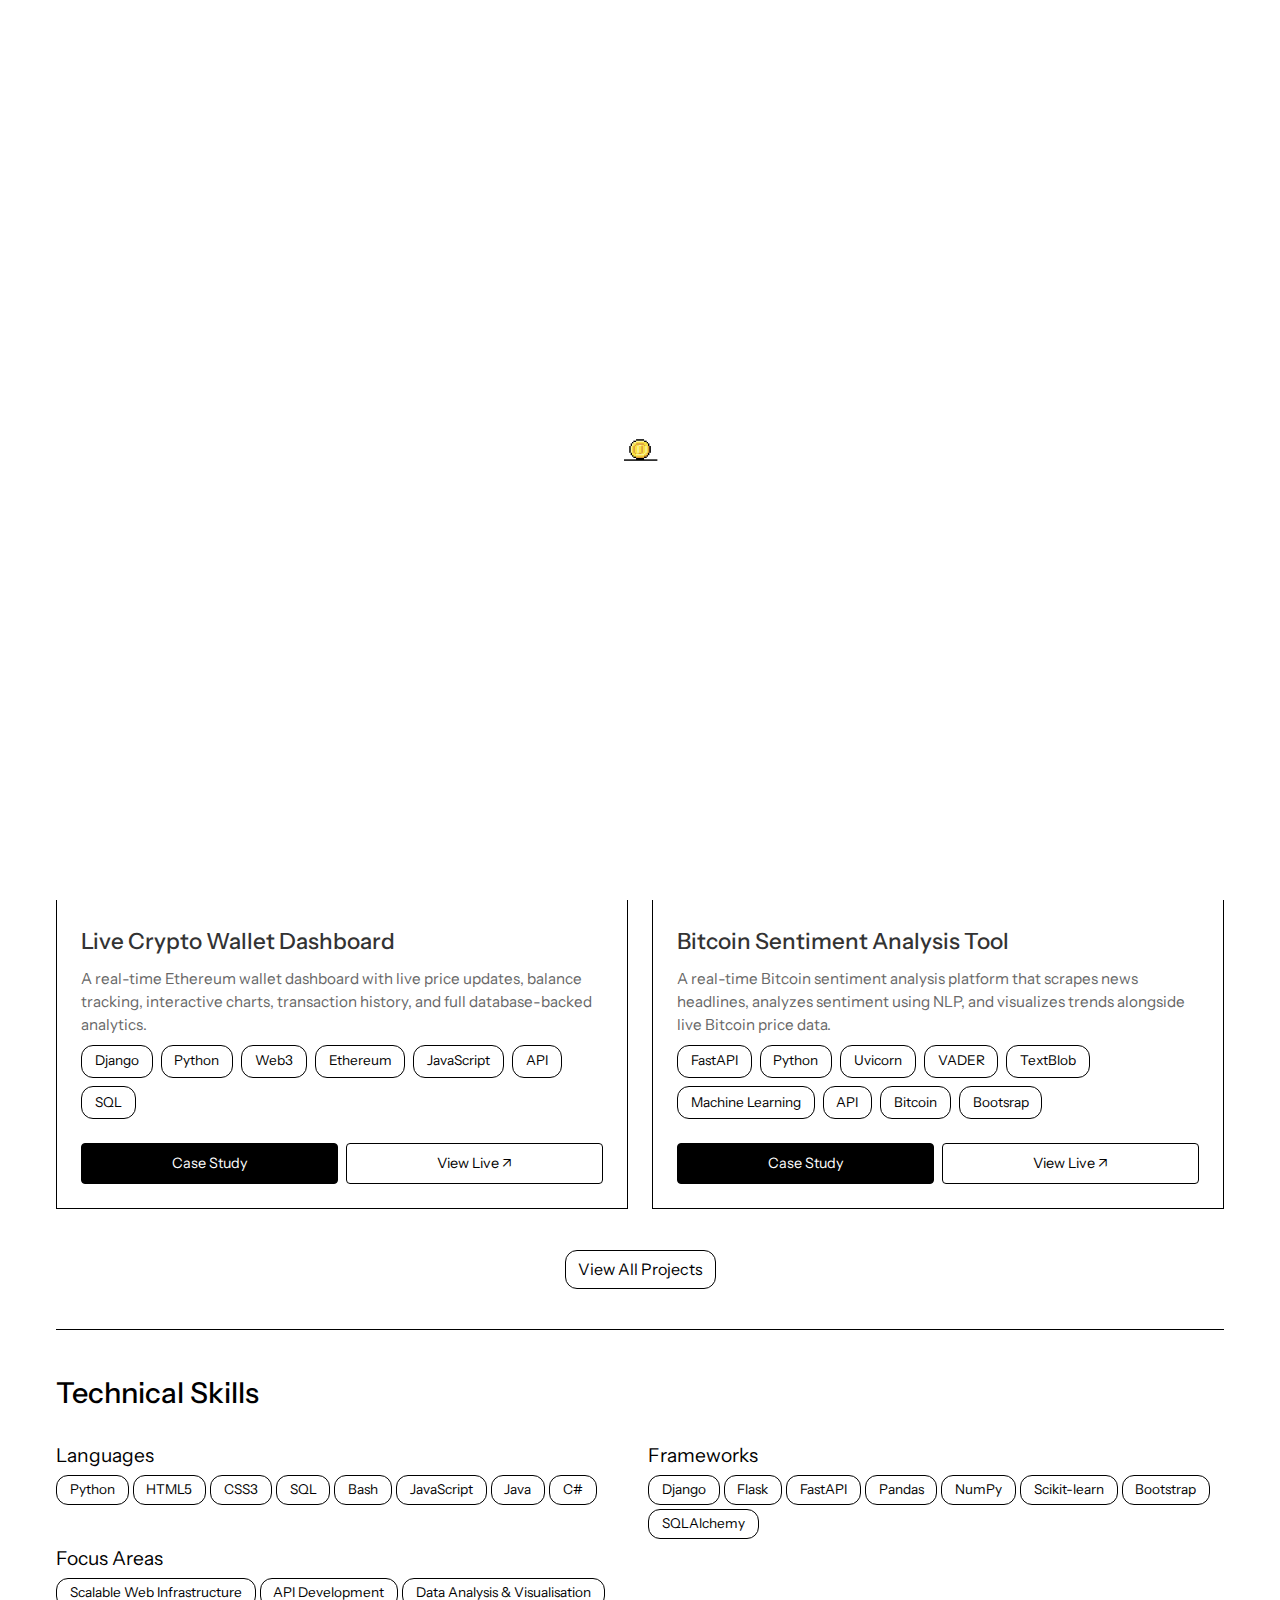
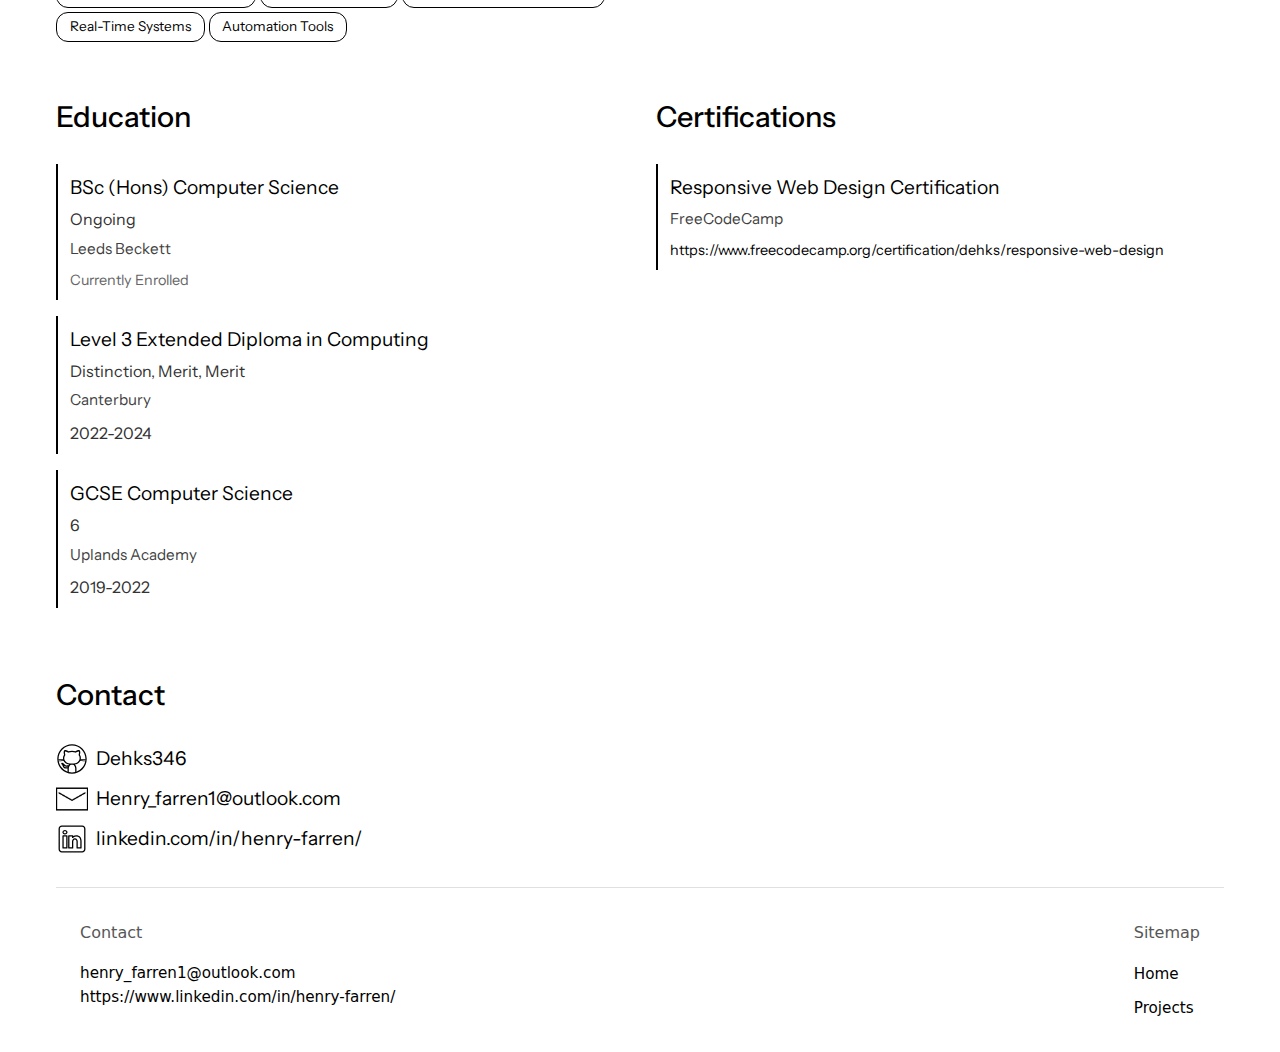
<file: index.html>
<!DOCTYPE html>
<html lang="en">
<head>
    <meta charset="UTF-8">
    <meta name="viewport" content="width=device-width, initial-scale=1.0">
    <title>Henry Farrens Portfolio</title>
    <link rel="stylesheet" href="main.css">
    <link rel="icon" type="image/x-icon" href="coin.ico">
</head>
<body>
    <main>
        <div id="loading-screen" role="status" aria-label="Loading portfolio">
            <img src="loading.gif" alt="Loading animation" class="coin-gif">
        </div>

        <div id="main-content">
            <section>
                <div class="row">
                    <div class="title-1">
                        <h3>Henry Farren</h3>
                        <h4>Student | Software Engineer | Full Stack Web Developer</h4>
                    </div>
                    <div class="title-2">
                        <a href="" class="resume social-img">Resume</a>
                        <a href="https://github.com/dehks346?tab=overview&from=2025-05-01&to=2025-05-04" target="_blank"><img src="github.svg" class="social-img" alt=""></a>
                        <a href="https://www.linkedin.com/in/henry-farren/" target="_blank"><img src="linkedin.svg" class="social-img" alt=""></a>
                        <a href="mailto:henry_farren1@outlook.com"><img src="mail.png" class="social-img" alt=""></a>

                    </div>
                </div
            <p>Hello, I'm Henry, A BSc (Hons) Computer Science student proven success building scalable, full‑stack applications end‑to‑end. I’ve delivered custom web solutions for paying clients and honed my craft through work placements at leading London firms Fenwick Elliott and Bristows LLP. I thrive on efficiently architecting everything from database‑driven back ends to interactive front ends, and I’m passionate about data analytics, real‑time systems, and cloud‑native infrastructure.</p>
            </section>
            <hr>
            <section aria-labelledby="projects-heading">
                <h4>Key Projects</h4>
                <div class="project-grid">
                    <div class="project-card">
                        <img src="eth-dashboard.png" alt="Ethereum Dashboard screenshot" class="project-image">
                        <div class="project-content">
                            <h3>Live Crypto Wallet Dashboard</h3>
                            <p>A real-time Ethereum wallet dashboard with live price updates, balance tracking, interactive charts, transaction history, and full database-backed analytics.</p>
                            <div class="stack">
                                <span class="stack-tag">Django</span>
                                <span class="stack-tag">Python</span>
                                <span class="stack-tag">Web3</span>
                                <span class="stack-tag">Ethereum</span>
                                <span class="stack-tag">JavaScript</span>
                                <span class="stack-tag">API</span>
                                <span class="stack-tag">SQL</span>
                            </div>
                            <div class="project-buttons">
                                <a href="eth-dashboard-case-study.html" class="project-link">Case Study</a>
                                <a href="https://dehks346.pythonanywhere.com/dashboard/" class="project-link2" target="_blank">View Live ↗</a>
                            </div>                      
                        </div>
                    </div>
                    <div class="project-card">
                        <img src="bitcoinsentimentanalysisnice.png" alt="Ethereum Dashboard screenshot" class="project-image">
                        <div class="project-content">
                            <h3>Bitcoin Sentiment Analysis Tool</h3>
                            <p>A real-time Bitcoin sentiment analysis platform that scrapes news headlines, analyzes sentiment using NLP, and visualizes trends alongside live Bitcoin price data.</p>
                            <div class="stack">
                                <span class="stack-tag">FastAPI</span>
                                <span class="stack-tag">Python</span>
                                <span class="stack-tag">Uvicorn</span>
                                <span class="stack-tag">VADER</span>
                                <span class="stack-tag">TextBlob</span>
                                <span class="stack-tag">Machine Learning</span>
                                <span class="stack-tag">API</span>
                                <span class="stack-tag">Bitcoin</span>
                                <span class="stack-tag">Bootsrap</span>
                            </div>
                            <div class="project-buttons">
                                <a href="bitcoin-sentiment-case-study.html" class="project-link">Case Study</a>
                                <a href="https://github.com/dehks346/datasi" class="project-link2" target="_blank">View Live ↗</a>
                            </div>                      
                        </div>
                    </div>
                </div>
                <div class="view-all-projects">
                    <a href="projects.html">View All Projects</a>
                </div>
            </section>
            <hr>
            <section>
                <h4>Technical Skills</h4>
                <div class="row">
                    <div class="skill-sect">
                        <h5>Languages</h5>
                        <div class="skill-items">
                            <span>Python</span>
                            <span>HTML5</span>
                            <span>CSS3</span>
                            <span>SQL</span>
                            <span>Bash</span>
                            <span>JavaScript</span>
                            <span>Java</span>
                            <span>C#</span>

                        </div>
                    </div>
                    <div class="skill-sect">
                        <h5>Frameworks</h5>
                        <div class="skill-items">
                            <span>Django</span>
                            <span>Flask</span>
                            <span>FastAPI</span>
                            <span>Pandas</span>
                            <span>NumPy</span>
                            <span>Scikit-learn</span>
                            <span>Bootstrap</span>
                            <span>SQLAlchemy</span>
                        </div>
                    </div>
                </div>
                <div class="row">
                    <div class="skill-sect">
                        <h5>Focus Areas</h5>
                        <div class="skill-items">
                            <span>Scalable Web Infrastructure</span>
                            <span>API Development</span>
                            <span>Data Analysis & Visualisation</span>
                            <span>Real-Time Systems</span>
                            <span>Automation Tools</span>
                        </div>
                    </div>
                    <div class="skill-sect">
                    </div>
                </div>
            </section>
            <section class="edu-rows">
                <div>
                    <h4>Education</h4>
                    <div class="row edu">
                        <div class="title-1">
                            <h5>BSc (Hons) Computer Science</h5>
                            <p>Ongoing</p>
                            <span class="school">Leeds Beckett</span>
                        </div>
                        <div class="title-2 flex-center">
                            Currently Enrolled
                        </div>
                    </div>
                    <div class="row edu">
                        <div class="title-1">
                            <h5>Level 3 Extended Diploma in Computing</h5>
                            <p>Distinction, Merit, Merit</p>
                            <span class="school">Canterbury</span>
                        </div>
                        <div class="title-2 flex-center">
                            <p>2022-2024</p>
                        </div>
                    </div>
                    <div class="row edu">
                        <div class="title-1">
                            <h5>GCSE Computer Science</h5>
                            <p>6</p>
                            <span class="school">Uplands Academy</span>
                        </div>
                        <div class="title-2 flex-center">
                            <p>2019-2022</p>
                        </div>
                    </div>
                </div>
                <div>
                    <h4>Certifications</h4>
                    <div class="row edu">
                        <div class="title-1">
                            <h5>Responsive Web Design Certification</h5>
                            <span class="school">FreeCodeCamp</span>
                        </div>
                        <div class="title-2 flex-center">
                            <a href="https://www.freecodecamp.org/certification/dehks/responsive-web-design" target="_blank">https://www.freecodecamp.org/certification/dehks/responsive-web-design</a>
                        </div>
                    </div>
                </div>
            </section>
            <section>
                <h4>Contact</h4>
                <div>
                    <a href="https://github.com/dehks346?tab=overview&from=2025-05-01&to=2025-05-04" target="_blank" class="contact-row social-img">
                        <img src="github.svg" alt="">
                        <h5>Dehks346</h5>
                    </a>
                    <a href="mailto:henry_farren1@outlook.com" class="contact-row social-img">
                        <img src="mail.png" alt="">
                        <h5>Henry_farren1@outlook.com</h5>
                    </a>
                    <a href="https://www.linkedin.com/in/henry-farren/" target="_blank" class="contact-row social-img">
                        <img src="linkedin.svg" alt="">
                        <h5>linkedin.com/in/henry-farren/</h5>
                    </a>
                </div>
            </section>
        </div>
        <footer>
            <div class="contact">
                <h4>Contact</h4>
                <a href="mailto:henry_farren1@outlook.com">henry_farren1@outlook.com</a>
                <a href="https://www.linkedin.com/in/henry-farren/" target="_blank">https://www.linkedin.com/in/henry-farren/</a>
            </div>
            <div class="sitemap">
                <h4>Sitemap</h4>
                <ul>
                    <li><a href="index.html">Home</a></li>
                    <li><a href="projects.html">Projects</a></li>
                </ul>
            </div>
        </footer>
    </main>
    <script src="main.js"></script>
</body>
</html>
</file>
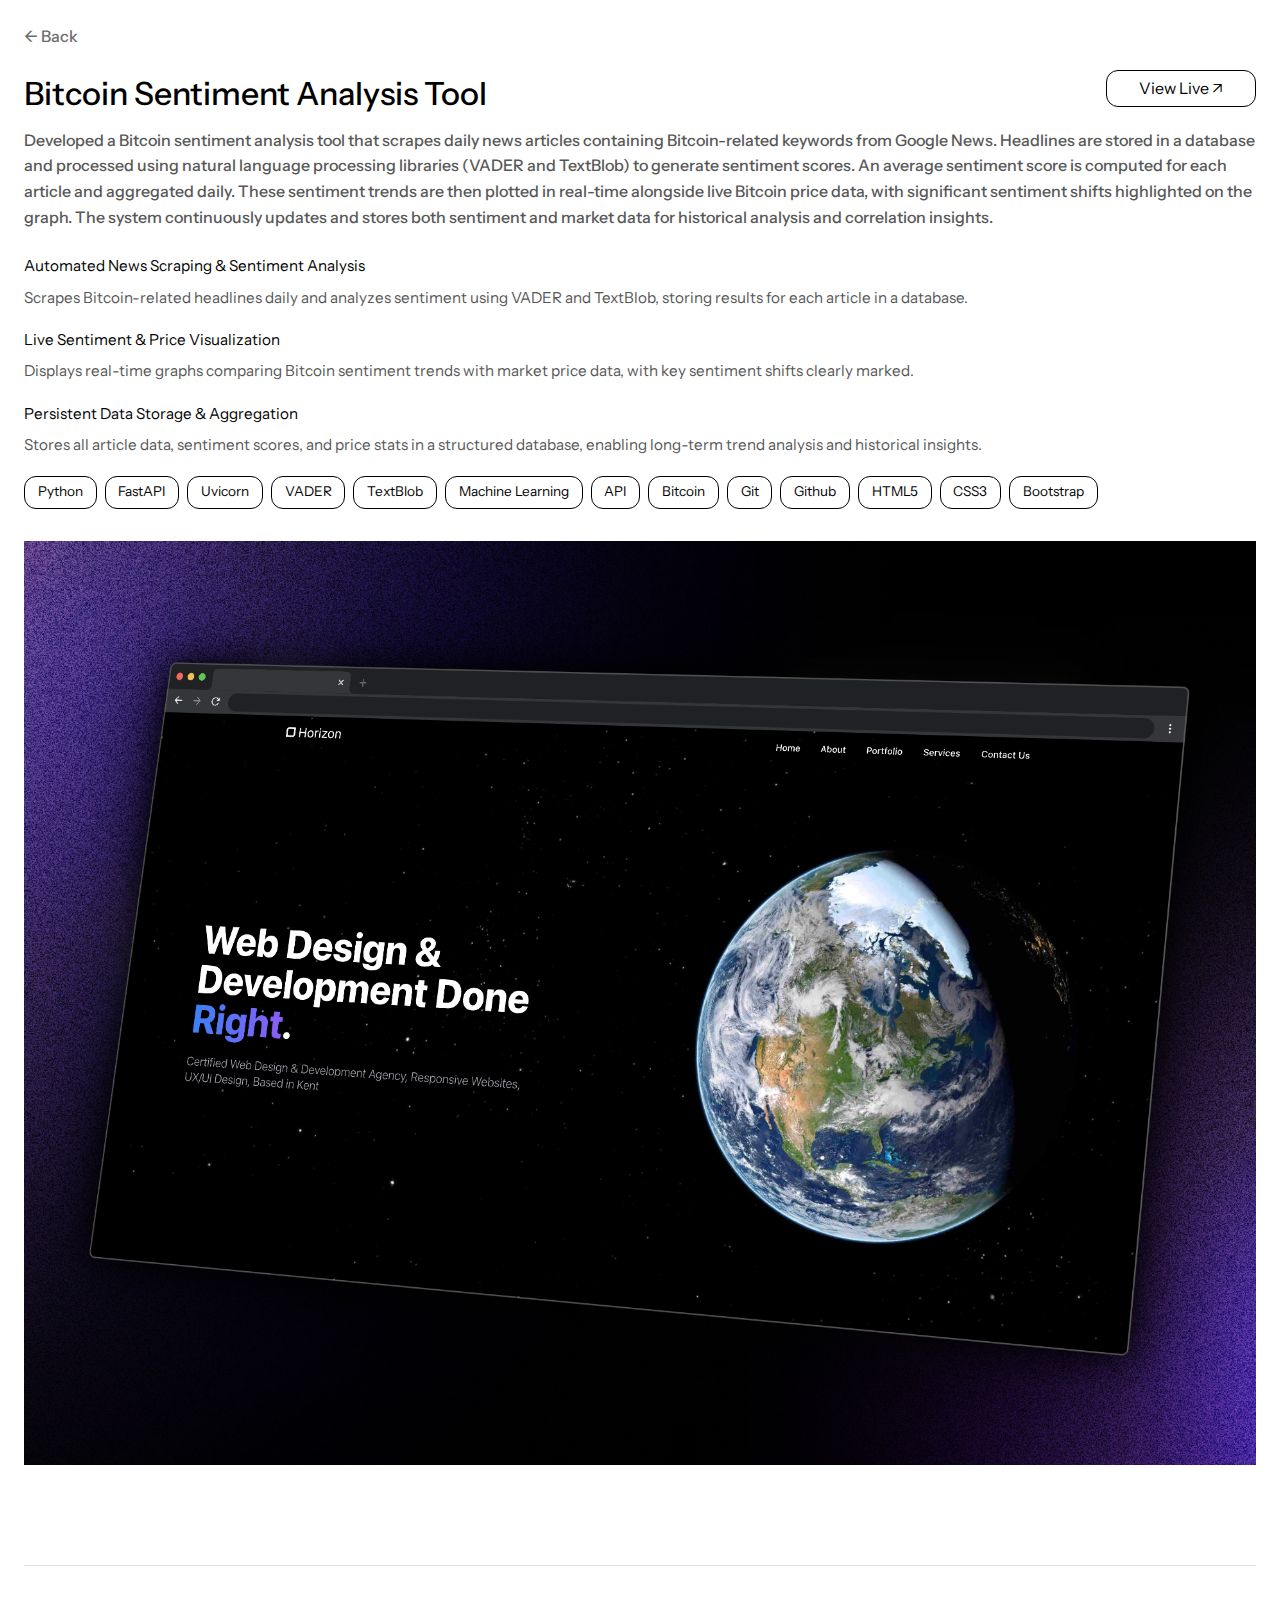
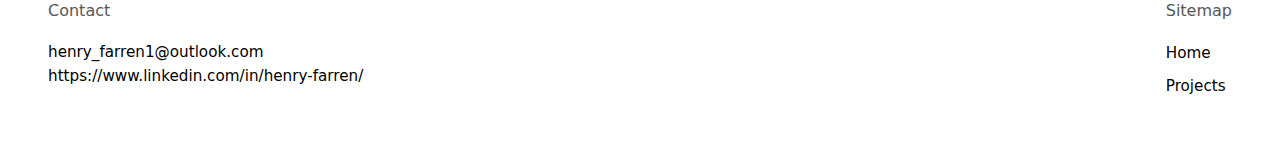
<file: bitcoin-sentiment-case-study.html>
<!DOCTYPE html>
<html lang="en">
<head>
    <meta charset="UTF-8">
    <meta name="viewport" content="width=device-width, initial-scale=1.0">
    <title>Projects - Bitcoin Sentiment Analysis Tool</title>
    <link rel="stylesheet" href="main.css">
    <link rel="stylesheet" href="case-study.css">
    <link rel="icon" type="image/x-icon" href="coin.ico">
</head>
<body>
    <main>
        <a href="index.html" class="back"><h3>← Back</h3></a>
        <section>
            <div class="project-info">
                <div class="row">
                    <h2>Bitcoin Sentiment Analysis Tool</h2>
                    <div class="flex-center">
                        <a href="https://github.com/dehks346/datasi" class="view-project" target="_blank">View Live ↗</a>
                    </div>
                </div>
                <h4>Developed a Bitcoin sentiment analysis tool that scrapes daily news articles containing Bitcoin-related keywords from Google News. Headlines are stored in a database and processed using natural language processing libraries (VADER and TextBlob) to generate sentiment scores. An average sentiment score is computed for each article and aggregated daily. These sentiment trends are then plotted in real-time alongside live Bitcoin price data, with significant sentiment shifts highlighted on the graph. The system continuously updates and stores both sentiment and market data for historical analysis and correlation insights.</h4>
                <h5>Automated News Scraping & Sentiment Analysis</h5>
                <p>Scrapes Bitcoin-related headlines daily and analyzes sentiment using VADER and TextBlob, storing results for each article in a database.</p>
                <h5>Live Sentiment & Price Visualization</h5>
                <p>Displays real-time graphs comparing Bitcoin sentiment trends with market price data, with key sentiment shifts clearly marked.</p>
                <h5>Persistent Data Storage & Aggregation</h5>
                <p>Stores all article data, sentiment scores, and price stats in a structured database, enabling long-term trend analysis and historical insights.</p>
                <div class="stack">
                    <span class="stack-tag">Python</span>
                    <span class="stack-tag">FastAPI</span>
                    <span class="stack-tag">Uvicorn</span>
                    <span class="stack-tag">VADER</span>
                    <span class="stack-tag">TextBlob</span>
                    <span class="stack-tag">Machine Learning</span>
                    <span class="stack-tag">API</span>
                    <span class="stack-tag">Bitcoin</span>
                    <span class="stack-tag">Git</span>
                    <span class="stack-tag">Github</span>
                    <span class="stack-tag">HTML5</span>
                    <span class="stack-tag">CSS3</span>
                    <span class="stack-tag">Bootstrap</span>                    
                </div>
            </div>
            <div class="img-container">
                <img src="gohorizon.png" alt="">
            </div>
        </section>
        <footer>
            <div class="contact">
                <h4>Contact</h4>
                <a href="mailto:henry_farren1@outlook.com">henry_farren1@outlook.com</a>
                <a href="https://www.linkedin.com/in/henry-farren/" target="_blank">https://www.linkedin.com/in/henry-farren/</a>
            </div>
            <div class="sitemap">
                <h4>Sitemap</h4>
                <ul>
                    <li><a href="index.html">Home</a></li>
                    <li><a href="projects.html">Projects</a></li>
                </ul>
            </div>
        </footer>
    </main>
</body>
</html>
</file>
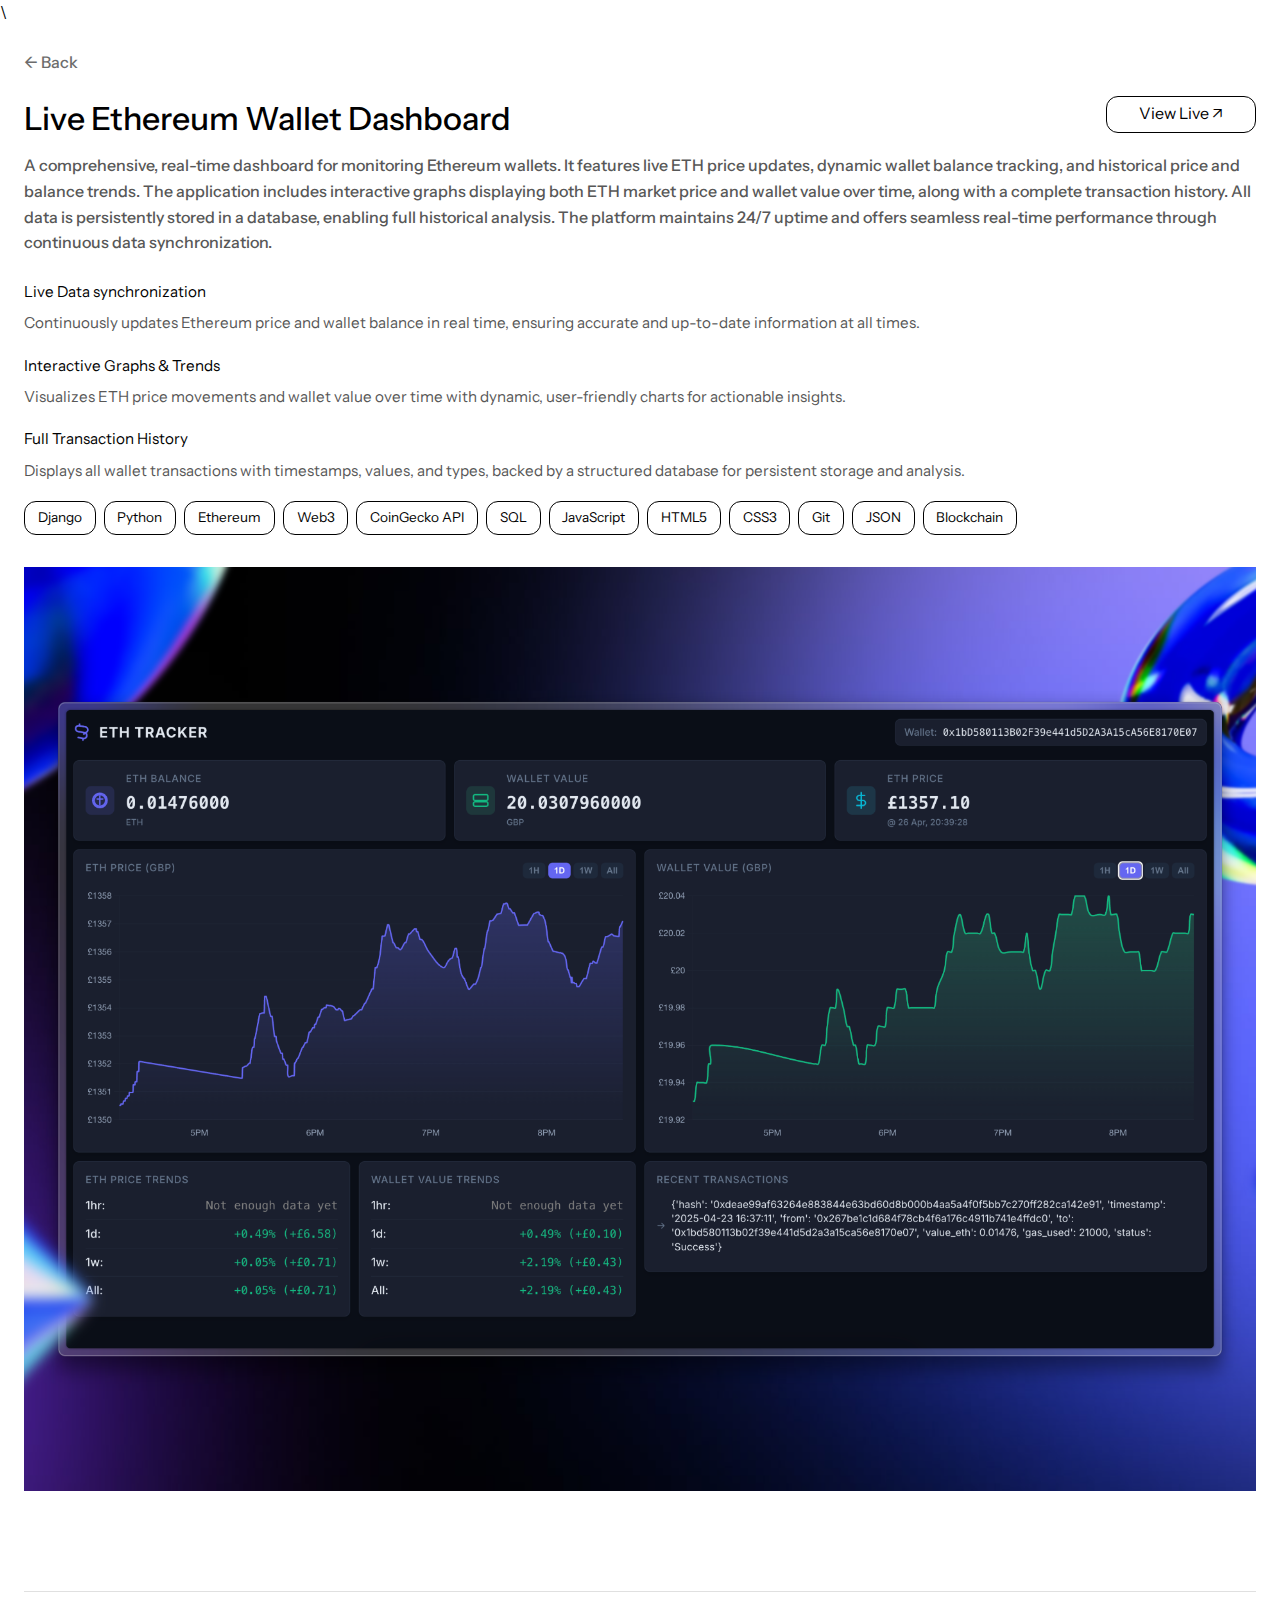
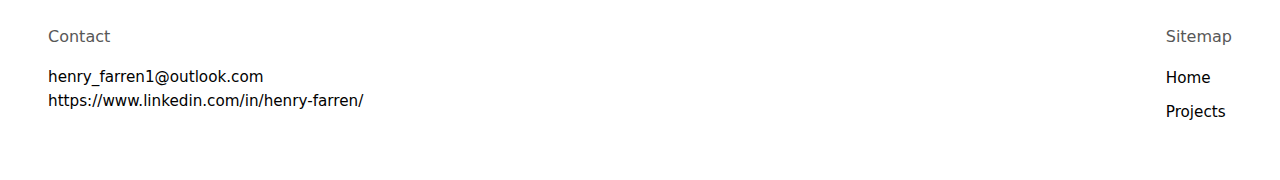
<file: eth-dashboard-case-study.html>
<!DOCTYPE html>
<html lang="en">
<head>
    <meta charset="UTF-8">
    <meta name="viewport" content="width=device-width, initial-scale=1.0">
    <title>Projects - Ethereum Wallet Dashboard</title>
    <link rel="stylesheet" href="main.css">
    <link rel="stylesheet" href="case-study.css">\
    <link rel="icon" type="image/x-icon" href="coin.ico">
</head>
<body>
    <main>
        <a href="index.html" class="back"><h3>← Back</h3></a>
        <section>
            <div class="project-info">
                <div class="row">
                    <h2>Live Ethereum Wallet Dashboard</h2>
                    <div class="flex-center">
                        <a href="https://dehks346.pythonanywhere.com/dashboard/" class="view-project" target="_blank">View Live ↗</a>
                    </div>
                </div>
                <h4>A comprehensive, real-time dashboard for monitoring Ethereum wallets. It features live ETH price updates, dynamic wallet balance tracking, and historical price and balance trends. The application includes interactive graphs displaying both ETH market price and wallet value over time, along with a complete transaction history. All data is persistently stored in a database, enabling full historical analysis. The platform maintains 24/7 uptime and offers seamless real-time performance through continuous data synchronization.</h4>
                <h5>Live Data synchronization</h5>
                <p>Continuously updates Ethereum price and wallet balance in real time, ensuring accurate and up-to-date information at all times.</p>
                <h5>Interactive Graphs & Trends</h5>
                <p>Visualizes ETH price movements and wallet value over time with dynamic, user-friendly charts for actionable insights.</p>
                <h5>Full Transaction History</h5>
                <p>Displays all wallet transactions with timestamps, values, and types, backed by a structured database for persistent storage and analysis.</p>
                <div class="stack">
                    <span class="stack-tag">Django</span>
                    <span class="stack-tag">Python</span>
                    <span class="stack-tag">Ethereum</span>
                    <span class="stack-tag">Web3</span>
                    <span class="stack-tag">CoinGecko API</span>
                    <span class="stack-tag">SQL</span>
                    <span class="stack-tag">JavaScript</span>
                    <span class="stack-tag">HTML5</span>
                    <span class="stack-tag">CSS3</span>
                    <span class="stack-tag">Git</span>
                    <span class="stack-tag">JSON</span>
                    <span class="stack-tag">Blockchain</span>                    
                </div>
            </div>
            <div class="img-container">
                <img src="eth-dashboard.png" alt="">
            </div>
        </section>
        <footer>
            <div class="contact">
                <h4>Contact</h4>
                <a href="mailto:henry_farren1@outlook.com">henry_farren1@outlook.com</a>
                <a href="https://www.linkedin.com/in/henry-farren/" target="_blank">https://www.linkedin.com/in/henry-farren/</a>
            </div>
            <div class="sitemap">
                <h4>Sitemap</h4>
                <ul>
                    <li><a href="index.html">Home</a></li>
                    <li><a href="projects.html">Projects</a></li>
                </ul>
            </div>
        </footer>
    </main>
</body>
</html>
</file>
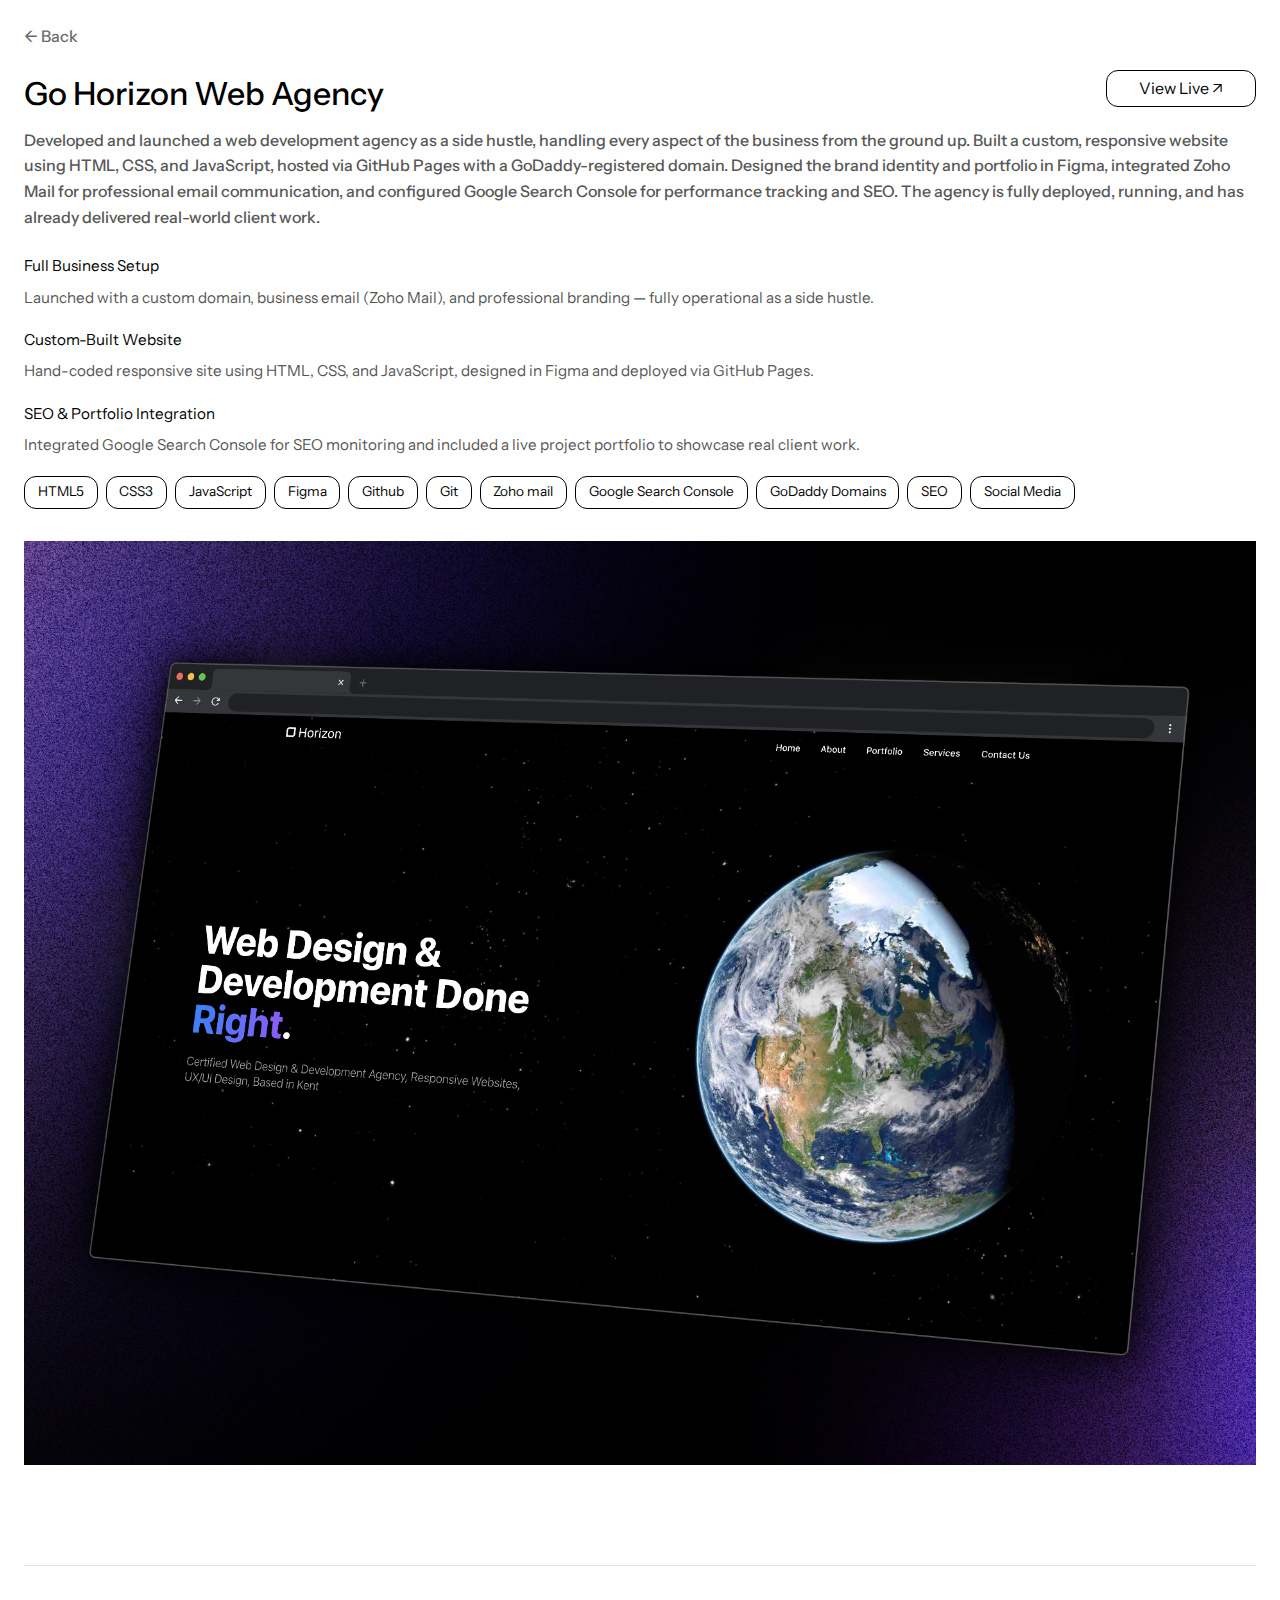
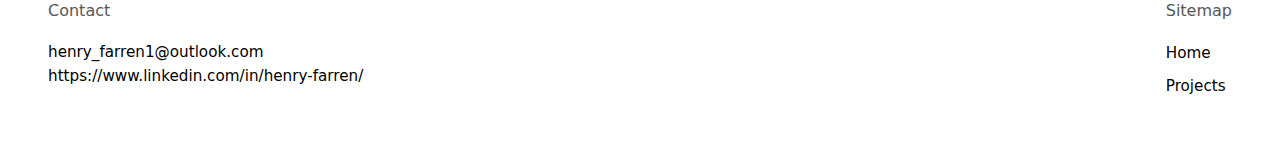
<file: go-horizon-case-study.html>
<!DOCTYPE html>
<html lang="en">
<head>
    <meta charset="UTF-8">
    <meta name="viewport" content="width=device-width, initial-scale=1.0">
    <title>Projects - Go Horizon Web Agency</title>
    <link rel="stylesheet" href="main.css">
    <link rel="stylesheet" href="case-study.css">
    <link rel="icon" type="image/x-icon" href="coin.ico">
</head>
<body>
    <main>
        <a href="index.html" class="back"><h3>← Back</h3></a>
        <section>
            <div class="project-info">
                <div class="row">
                    <h2>Go Horizon Web Agency</h2>
                    <div class="flex-center">
                        <a href="https://gohorizon.co.uk" class="view-project" target="_blank">View Live ↗</a>
                    </div>
                </div>
                <h4>Developed and launched a web development agency as a side hustle, handling every aspect of the business from the ground up. Built a custom, responsive website using HTML, CSS, and JavaScript, hosted via GitHub Pages with a GoDaddy-registered domain. Designed the brand identity and portfolio in Figma, integrated Zoho Mail for professional email communication, and configured Google Search Console for performance tracking and SEO. The agency is fully deployed, running, and has already delivered real-world client work.</h4>
                <h5>Full Business Setup</h5>
                <p>Launched with a custom domain, business email (Zoho Mail), and professional branding — fully operational as a side hustle.</p>
                <h5>Custom-Built Website</h5>
                <p>Hand-coded responsive site using HTML, CSS, and JavaScript, designed in Figma and deployed via GitHub Pages.</p>
                <h5>SEO & Portfolio Integration</h5>
                <p>Integrated Google Search Console for SEO monitoring and included a live project portfolio to showcase real client work.</p>
                <div class="stack">
                    <span class="stack-tag">HTML5</span>
                    <span class="stack-tag">CSS3</span>
                    <span class="stack-tag">JavaScript</span>
                    <span class="stack-tag">Figma</span>
                    <span class="stack-tag">Github</span>
                    <span class="stack-tag">Git</span>
                    <span class="stack-tag">Zoho mail</span>
                    <span class="stack-tag">Google Search Console</span>
                    <span class="stack-tag">GoDaddy Domains</span>
                    <span class="stack-tag">SEO</span>
                    <span class="stack-tag">Social Media</span>
                </div>
            </div>
            <div class="img-container">
                <img src="gohorizon.png" alt="">
            </div>
        </section>
        <footer>
            <div class="contact">
                <h4>Contact</h4>
                <a href="mailto:henry_farren1@outlook.com">henry_farren1@outlook.com</a>
                <a href="https://www.linkedin.com/in/henry-farren/" target="_blank">https://www.linkedin.com/in/henry-farren/</a>
            </div>
            <div class="sitemap">
                <h4>Sitemap</h4>
                <ul>
                    <li><a href="index.html">Home</a></li>
                    <li><a href="projects.html">Projects</a></li>
                </ul>
            </div>
        </footer>
    </main>
</body>
</html>
</file>
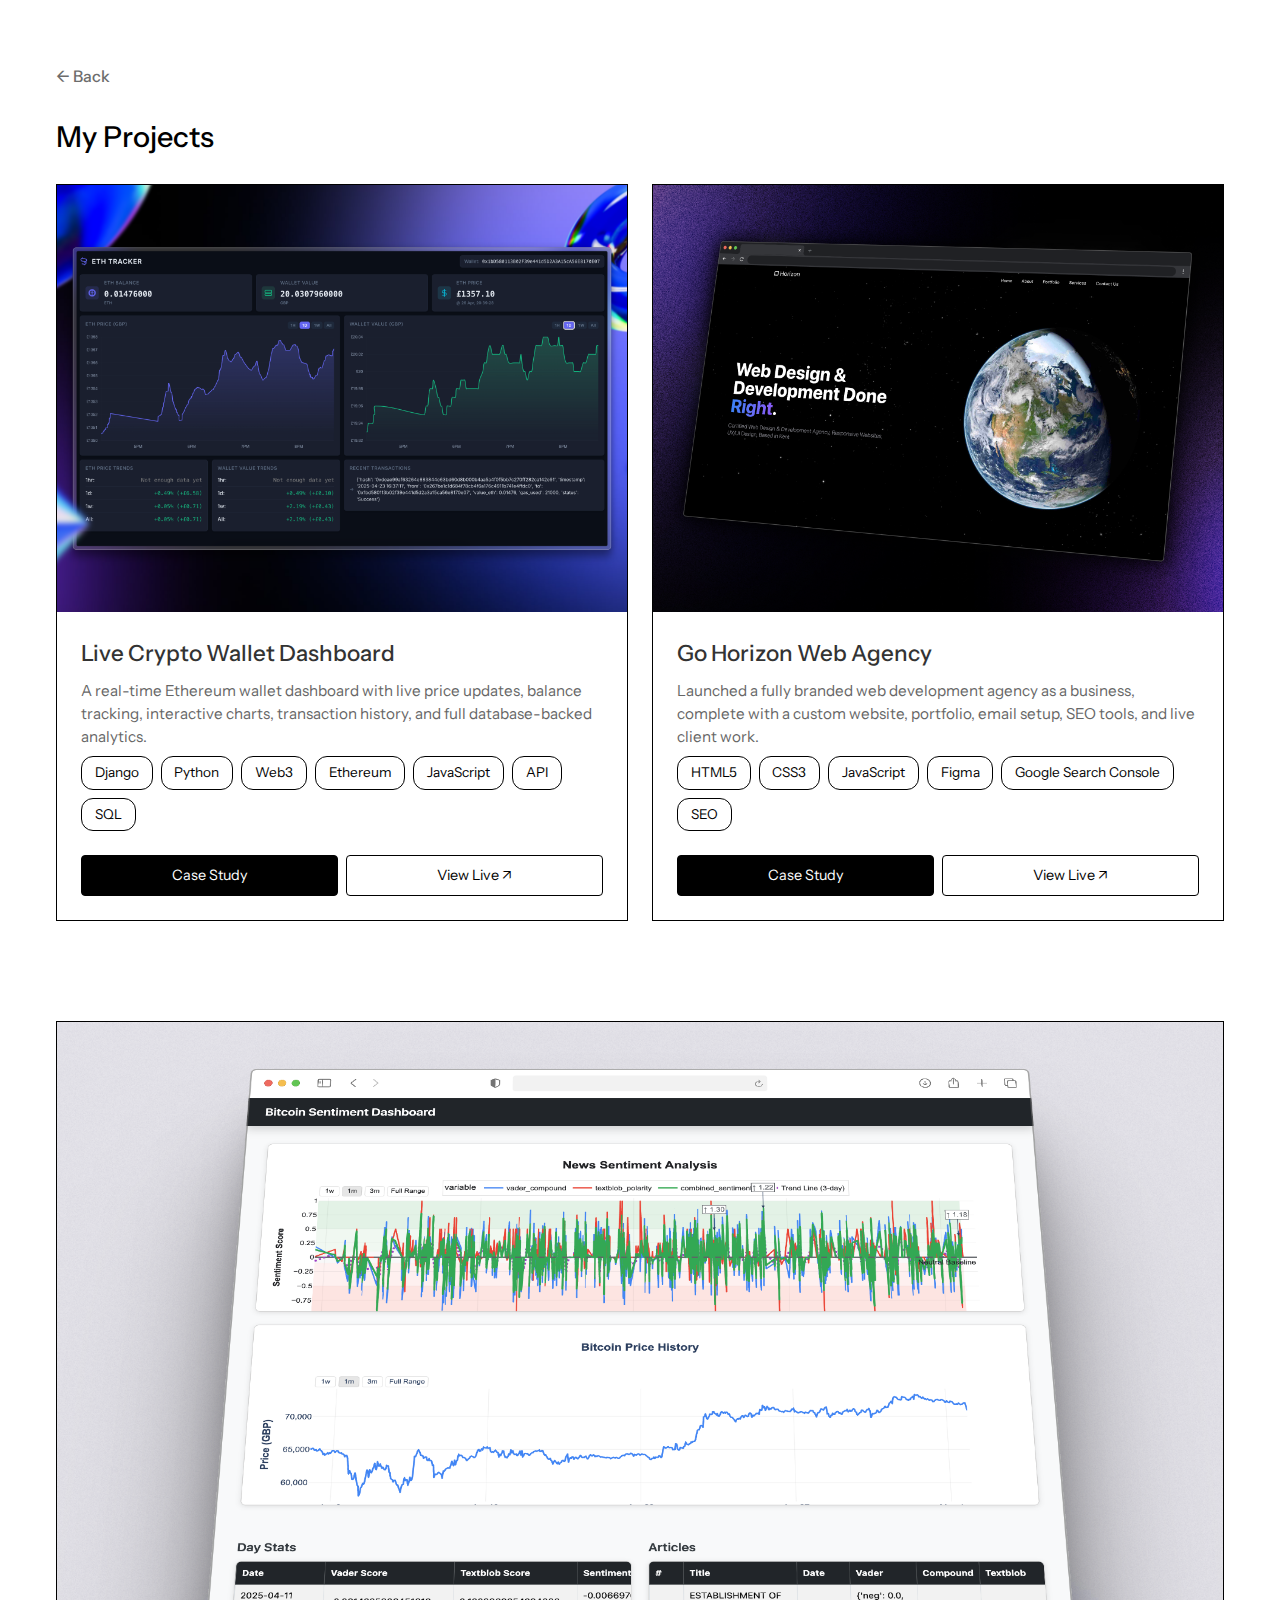
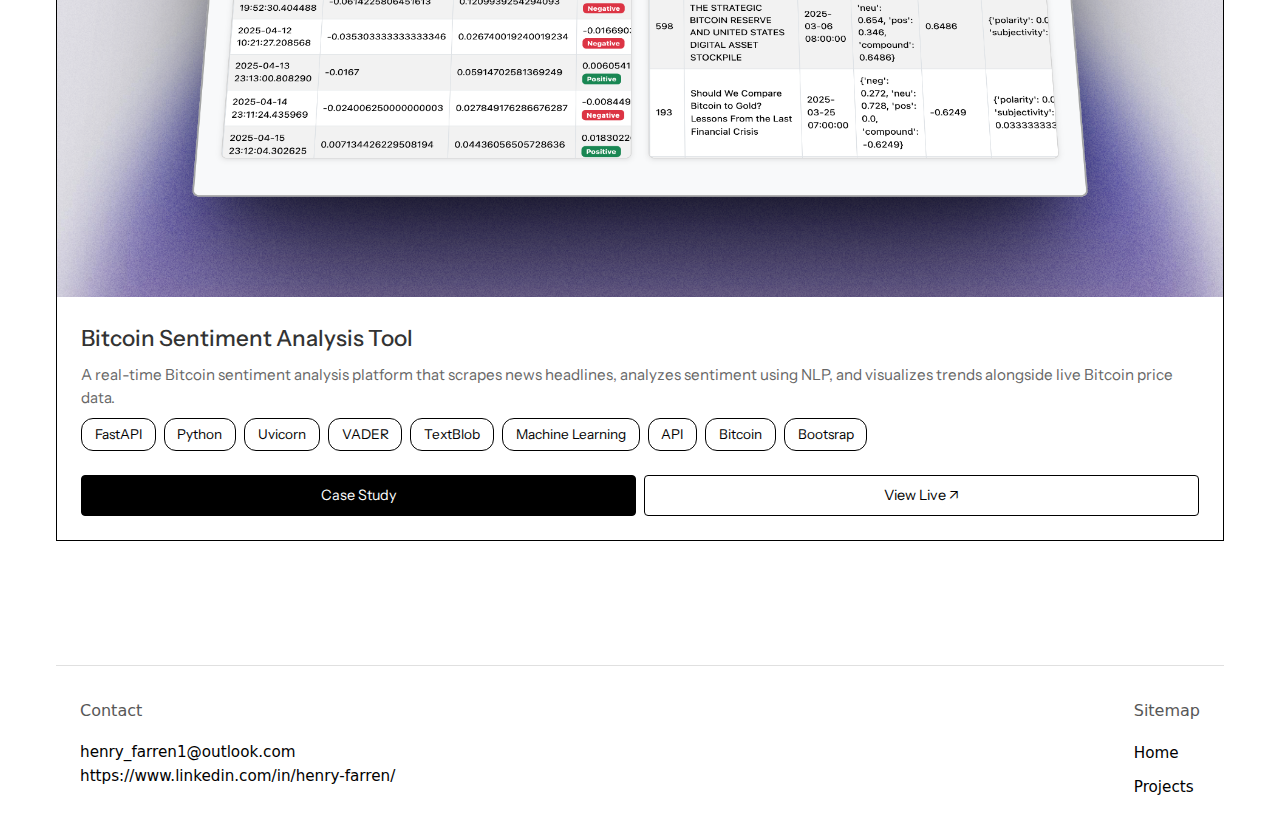
<file: projects.html>
<!DOCTYPE html>
<html lang="en">
<head>
    <meta charset="UTF-8">
    <meta name="viewport" content="width=device-width, initial-scale=1.0">
    <title>Projects</title>
    <link rel="stylesheet" href="main.css">
    <link rel="stylesheet" href="projects.css">
    <link rel="icon" type="image/x-icon" href="coin.ico">
</head>
<body>
    <main>
        <a href="index.html" class="back"><h3>← Back</h3></a>
        <section aria-labelledby="projects-heading">
            <h4>My Projects</h4>
            <div class="project-grid">
                <div class="project-card">
                    <img src="eth-dashboard.png" alt="Ethereum Dashboard screenshot" class="project-image">
                    <div class="project-content">
                        <h3>Live Crypto Wallet Dashboard</h3>
                        <p>A real-time Ethereum wallet dashboard with live price updates, balance tracking, interactive charts, transaction history, and full database-backed analytics.</p>
                        <div class="stack">
                            <span class="stack-tag">Django</span>
                            <span class="stack-tag">Python</span>
                            <span class="stack-tag">Web3</span>
                            <span class="stack-tag">Ethereum</span>
                            <span class="stack-tag">JavaScript</span>
                            <span class="stack-tag">API</span>
                            <span class="stack-tag">SQL</span>
                        </div>
                        <div class="project-buttons">
                            <a href="eth-dashboard-case-study.html" class="project-link">Case Study</a>
                            <a href="https://dehks346.pythonanywhere.com/dashboard/" class="project-link2" target="_blank">View Live ↗</a>
                        </div>                      
                    </div>
                </div>
                <div class="project-card">
                    <img src="gohorizon.png" alt="Ethereum Dashboard screenshot" class="project-image">
                    <div class="project-content">
                        <h3>Go Horizon Web Agency</h3>
                        <p>Launched a fully branded web development agency as a business, complete with a custom website, portfolio, email setup, SEO tools, and live client work.</p>
                        <div class="stack">
                            <span class="stack-tag">HTML5</span>
                            <span class="stack-tag">CSS3</span>
                            <span class="stack-tag">JavaScript</span>
                            <span class="stack-tag">Figma</span>
                            <span class="stack-tag">Google Search Console</span>
                            <span class="stack-tag">SEO</span>
                        </div>
                        <div class="project-buttons">
                            <a href="go-horizon-case-study.html" class="project-link">Case Study</a>
                            <a href="https://gohorizon.co.uk/" class="project-link2" target="_blank">View Live ↗</a>
                        </div>                      
                    </div>
                </div>
            </div>
            <div class="project-grid">
                    <div class="project-card">
                        <img src="bitcoinsentimentanalysisnice.png" alt="Ethereum Dashboard screenshot" class="project-image">
                        <div class="project-content">
                            <h3>Bitcoin Sentiment Analysis Tool</h3>
                            <p>A real-time Bitcoin sentiment analysis platform that scrapes news headlines, analyzes sentiment using NLP, and visualizes trends alongside live Bitcoin price data.</p>
                            <div class="stack">
                                <span class="stack-tag">FastAPI</span>
                                <span class="stack-tag">Python</span>
                                <span class="stack-tag">Uvicorn</span>
                                <span class="stack-tag">VADER</span>
                                <span class="stack-tag">TextBlob</span>
                                <span class="stack-tag">Machine Learning</span>
                                <span class="stack-tag">API</span>
                                <span class="stack-tag">Bitcoin</span>
                                <span class="stack-tag">Bootsrap</span>
                            </div>
                            <div class="project-buttons">
                                <a href="bitcoin-sentiment-case-study.html" class="project-link">Case Study</a>
                                <a href="https://github.com/dehks346/datasi" class="project-link2" target="_blank">View Live ↗</a>
                            </div>                      
                        </div>
                    </div>
            </div>
        </section>
    <footer>
        <div class="contact">
            <h4>Contact</h4>
            <a href="mailto:henry_farren1@outlook.com">henry_farren1@outlook.com</a>
            <a href="https://www.linkedin.com/in/henry-farren/" target="_blank">https://www.linkedin.com/in/henry-farren/</a>
        </div>
        <div class="sitemap">
            <h4>Sitemap</h4>
            <ul>
                <li><a href="index.html">Home</a></li>
                <li><a href="projects.html">Projects</a></li>
            </ul>
        </div>
    </footer>
    </main>
</body>
</html>
</file>
<file: main.css>
@import url('https://fonts.googleapis.com/css2?family=Instrument+Sans:ital,wght@0,400..700;1,400..700&display=swap');

* {
    margin: 0;
    padding: 0;
    box-sizing: border-box;
}

body {
    font-family: "Instrument Sans", sans-serif;
    line-height: 1.6;
}

h3 {
    font-size: clamp(1.8rem, 5vw, 2.2rem);
    font-weight: 500;
}

h4 {
    font-size: clamp(1.5rem, 4vw, 1.8rem);
    font-weight: 500;
    margin-bottom: 1.5rem;
}

h5 {
    font-size: clamp(1rem, 3vw, 1.2rem);
    font-weight: 400;
}

img {
    width: clamp(24px, 4vw, 32px);
    height: auto;
}

a {
    text-decoration: none;
    color: #000 !important;
}

p {
    font-size: clamp(0.9rem, 2.5vw, 1rem);
    color: #333;
}

.flex-center {
    display: flex;
    justify-content: center;
    align-items: center;
}

#loading-screen {
    position: fixed;
    top: 0;
    left: 0;
    width: 100vw;
    height: 100vh;
    background-color: #fff;
    z-index: 1000;
    transform: translateX(0);
    transition: transform 0.5s ease-in-out;
    display: flex;
    justify-content: center;
    align-items: center;
}

#loading-screen.hidden {
    transform: translateX(-100%);
    pointer-events: none;
}

.coin-gif {
    width: clamp(50px, 10vw, 80px);
    height: auto;
}

@media (prefers-reduced-motion: reduce) {
    .coin-gif {
        animation: none;
    }
    #loading-screen {
        transition: none;
    }
}

#main-content.visible {
    display: block;
    animation: slideIn 0.5s ease-in;
}

@keyframes slideIn {
    0% { transform: translateX(20px); opacity: 0; }
    100% { transform: translateX(0); opacity: 1; }
}

main {
    max-width: 1200px;
    margin: 0 auto;
    padding: 0 1rem;
    margin-top: 4rem;
}

section {
    padding: 1.5rem 0;
}

hr {
    background-color: #000;
    border: none;
    height: 1px;
    margin: 1rem 0;
}

.back h3 {
    font-size: clamp(0.9rem, 2.5vw, 1rem);
    color: #6c6c6c;
}

.back:hover {
    text-decoration: underline;
}

.back:hover h3 {
    color: black;
}

.row {
    display: flex;
    flex-wrap: wrap;
    justify-content: space-between;
    gap: 1rem;
}

.title-1, .title-2 {
    display: flex;
    flex-direction: column;
    gap: 0.25rem;
}

.title-2 {
    flex-direction: row;
    align-items: center;
}
.title-2 a{
    display: flex;
    justify-content: center;
    align-items: center;
}

.resume {
    padding: 0.2rem 1.2rem;
    border: 1px solid #000;
    border-radius: 14px;
    transition: background 0.2s ease-in-out;
    font-size: clamp(0.85rem, 2.5vw, 0.95rem);
}


.social-img {
    transition: transform 0.2s ease-in-out;
}

.social-img:hover {
    transform: translateY(-5px) scale(1.05);
}

.project-grid {
    display: grid;
    grid-template-columns: repeat(auto-fit, minmax(300px, 1fr));
    gap: 1.5rem;
}

.project-card {
    background: #fff;
    border: 1px solid #000;
    transition: transform 0.3s ease, box-shadow 0.3s ease;
    display: flex;
    flex-direction: column;
}

.project-card:hover {
    box-shadow: 0 6px 16px rgba(0, 0, 0, 0.1);
}

.project-image {
    width: 100%;
    aspect-ratio: 4 / 3;
    object-fit: cover;
    transition: transform 0.3s ease;
}

.project-content {
    padding: 1.5rem;
    flex-grow: 1;
    display: flex;
    flex-direction: column;
    gap: 0.5rem;
}

.project-content h3 {
    font-size: clamp(1.2rem, 3vw, 1.4rem);
    color: #333;
}

.project-content p {
    font-size: clamp(0.85rem, 2.5vw, 0.95rem);
    color: #666;
    line-height: 1.5;
}

.view-all-projects{
    display: flex;
    justify-content: center;
    align-items: end;
    height: 80px;
}

.view-all-projects a{
    border: 1px solid #000;
    padding: 6px 12px;
    border-radius: 12px;
    transition: 0.3s ease-in-out;
}
.view-all-projects a:hover{
    background-color: #000;
    color: #fff !important;
}

.stack {
    display: flex;
    flex-wrap: wrap;
    gap: 0.5rem;
}

.stack-tag {
    border: 1px solid #000;
    background: #fff;
    color: #000 !important;
    font-size: clamp(0.75rem, 2vw, 0.85rem);
    padding: 0.3rem 0.8rem;
    border-radius: 12px;
    transition: background 0.3s ease, color 0.3s ease;
}

.stack-tag:hover {
    background: #000;
    color: #fff !important;
}

.project-buttons {
    margin-top: 1rem;
    display: flex;
    gap: 0.5rem;
    pointer-events: none;
}

.project-link, .project-link2 {
    display: flex;
    align-items: center;
    justify-content: center;
    padding: 0.5rem 1rem;
    border: 1px solid #000;
    border-radius: 4px;
    font-size: clamp(0.8rem, 2.5vw, 0.9rem);
    transition: background 0.3s ease, color 0.3s ease;
    flex: 1;
    pointer-events: auto;
    text-align: center;
}

.project-link {
    background: #000;
    color: #fff !important;
}

.project-link2 {
    background: #fff;
    color: #000 !important;
}

.project-link:hover {
    background: #fff;
    color: #000 !important;
}

.project-link2:hover {
    background: #000;
    color: #fff !important;
}

.skill-sect {
    flex: 1 1 280px;
    min-height: 60px;
}

.skill-items {
    padding: 0.25rem 0;
    display: flex;
    flex-wrap: wrap;
    gap: 0.25rem;
}

.skill-items span {
    padding: 0.2rem 0.8rem;
    border: 1px solid #000;
    border-radius: 12px;
    transition: background 0.2s ease-in-out;
    white-space: nowrap;
    font-size: clamp(0.75rem, 2.5vw, 0.85rem);
}

.skill-items span:hover {
    background: #000;
    color: #fff !important;
}

.edu-rows {
    display: flex;
    flex-wrap: wrap;
    gap: 2rem;
}

.edu-rows > div {
    flex: 1 1 45%;
    min-width: 280px;
}

.edu {
    display: flex;
    flex-direction: column;
    gap: 0.5rem;
    padding: 0.5rem 0.75rem;
    border-left: 2px solid #000;
    margin-bottom: 1rem;
}

.edu .title-1 {
    gap: 0.25rem;
}

.edu .title-2 {
    align-self: flex-start;
    font-size: clamp(0.8rem, 2.5vw, 0.9rem);
    color: #666;
}

.contact-row {
    display: flex;
    align-items: center;
    gap: 0.5rem;
    margin-bottom: 0.5rem;
}

.contact-row h5 {
    margin: 0;
}

.school {
    color: #414141;
    font-size: clamp(0.85rem, 2.5vw, 0.95rem);
}


footer {
    max-width: 1400px;
    margin: 0 auto;
    padding: 2rem 1.5rem;
    display: flex;
    justify-content: space-between;
    border-top: 1px solid #e0e0e0;
    color: rgb(87, 87, 87);
    font-family: system-ui, -apple-system, sans-serif;
}

.contact{
    display: flex;
    flex-direction: column;
}

.contact h4, .sitemap h4 {
    font-size: clamp(0.9rem, 2.5vw, 1rem);
    font-weight: 500;
    margin-bottom: 1rem;
    color: rgb(87, 87, 87);
}

.contact a {
    font-size: clamp(0.85rem, 2.5vw, 0.95rem);
    color: #6c6c6c;
    text-decoration: none;
    transition: color 0.15s ease-in-out;
}

.contact a:hover {
    color: rgb(0, 0, 0);
    text-decoration: underline;
}

.sitemap ul {
    list-style: none;
    display: flex;
    flex-direction: column;
    gap: 0.5rem;
}

.sitemap li a {
    font-size: clamp(0.85rem, 2.5vw, 0.95rem);
    color: #6c6c6c;
    text-decoration: none;
    transition: color 0.15s ease-in-out;
}

.sitemap li a:hover {
    color: rgb(0, 0, 0);
    text-decoration: underline;
}


@media (max-width: 768px) {
    .row {
        flex-direction: column;
        align-items: flex-start;
        gap: 0.5rem;
    }
    .title-2 {
        flex-direction: row;
        justify-content: flex-start;
        width: 100%;
    }
    .project-content {
        padding: 1rem;
    }
    .edu {
        padding: 0.5rem 0.75rem;
        border-left: 2px solid #000;
    }
    .edu-rows {
        flex-direction: column;
        gap: 1rem;
    }
    .edu-rows > div {
        flex: 1 1 100%;
    }
    .skill-sect {
        flex: 1 1 100%;
    }
    .skill-items {
        gap: 0.25rem;
    }
    footer {
        flex-direction: column;
        gap: 1.5rem;
        padding: 1.5rem;
    }

    .contact, .sitemap {
        width: 100%;
    }
}

@media (max-width: 480px) {
    main {
        margin-top: 2rem;
        padding: 0 0.5rem;
    }
    .project-buttons {
        flex-direction: column;
    }
    .project-link, .project-link2 {
        width: 100%;
    }
    .skill-items {
        padding: 0.2rem 0;
    }
    .skill-items span {
        padding: 0.15rem 0.6rem;
        font-size: clamp(0.7rem, 2vw, 0.8rem);
    }
    .edu {
        padding: 0.5rem;
        border-left: 1px solid #000;
    }
    footer {
        padding: 1rem;
    }

    .contact h4, .sitemap h4 {
        font-size: clamp(0.85rem, 2.5vw, 0.95rem);
    }

    .contact a, .sitemap li a {
        font-size: clamp(0.8rem, 2.5vw, 0.9rem);
    }
}
</file>
<file: case-study.css>
h2 {
    font-size: clamp(1.6rem, 5vw, 2rem);
    font-weight: 500;
}

h3 {
    font-size: clamp(1.3rem, 4vw, 1.6rem);
    font-weight: 500;
}

h4 {
    font-size: clamp(0.9rem, 2.5vw, 1rem);
    font-weight: 500;
    color: rgb(87, 87, 87);
}

h5 {
    font-size: clamp(0.85rem, 2vw, 0.95rem);
    font-weight: 400;
    margin-bottom: 0.8vh;
}

p {
    color: rgb(87, 87, 87);
    margin-bottom: 2vh;
    font-size: clamp(0.85rem, 2.5vw, 0.95rem);
}

main {
    max-width: 1400px;
    margin: 0 auto;
    padding: 1.5rem;
}

.project-info h2 {
    margin: 2vh 0 1vh 0;
}

main section {
    display: flex;
    flex-direction: column;
    gap: 2rem;
    padding: 0 0 100px;
}


.img-container {
    display: flex;
    flex-direction: column;
    align-items: center;
    gap: 1.5rem;
    width: 100%;
}

.img-container img {
    width: 100%;
    height: auto;
}

.view-project {
    padding: 0.3rem 2rem;
    border-radius: 12px;
    color: rgb(0, 0, 0) !important;
    background-color: #fff;
    border: 1px solid rgb(0, 0, 0);
    transition: 0.15s ease-in-out;
    font-size: clamp(0.9rem, 2.5vw, 1rem);
    text-decoration: none;
    height: auto;
    display: flex;
    justify-content: center;
    align-items: center;
}

.view-project:hover {
    color: rgb(255, 255, 255) !important;
    background-color: #000000;
    border: 1px solid rgb(255, 255, 255);
}




@media (max-width: 768px) {
    main {
        padding: 1rem;
    }

    main section {
        gap: 1.5rem;
    }

    main section div {
        width: 100%;
    }

    .img-container {
        align-items: flex-start;
    }

    .img-container img {
        max-width: 100%;
    }

    h2 {
        font-size: clamp(1.4rem, 5vw, 1.8rem);
    }

    h3 {
        font-size: clamp(1.1rem, 4vw, 1.4rem);
    }

    h4 {
        font-size: clamp(0.85rem, 2.5vw, 0.95rem);
    }

    .view-project {
        padding: 0.5rem 1.5rem;
    }
}

@media (max-width: 480px) {
    main {
        padding: 0.75rem;
    }

    .project-info h2 {
        margin: 1.5vh 0 0.75vh 0;
    }

    p {
        margin-bottom: 1.5vh;
    }

    .img-container {
        gap: 1rem;
    }

    .view-project {
        font-size: clamp(0.8rem, 2.5vw, 0.9rem);
        padding: 0.5rem 1.2rem;
    }
}
</file>
<file: projects.css>
.project-grid{
    margin-bottom: 100px;
}
</file>
